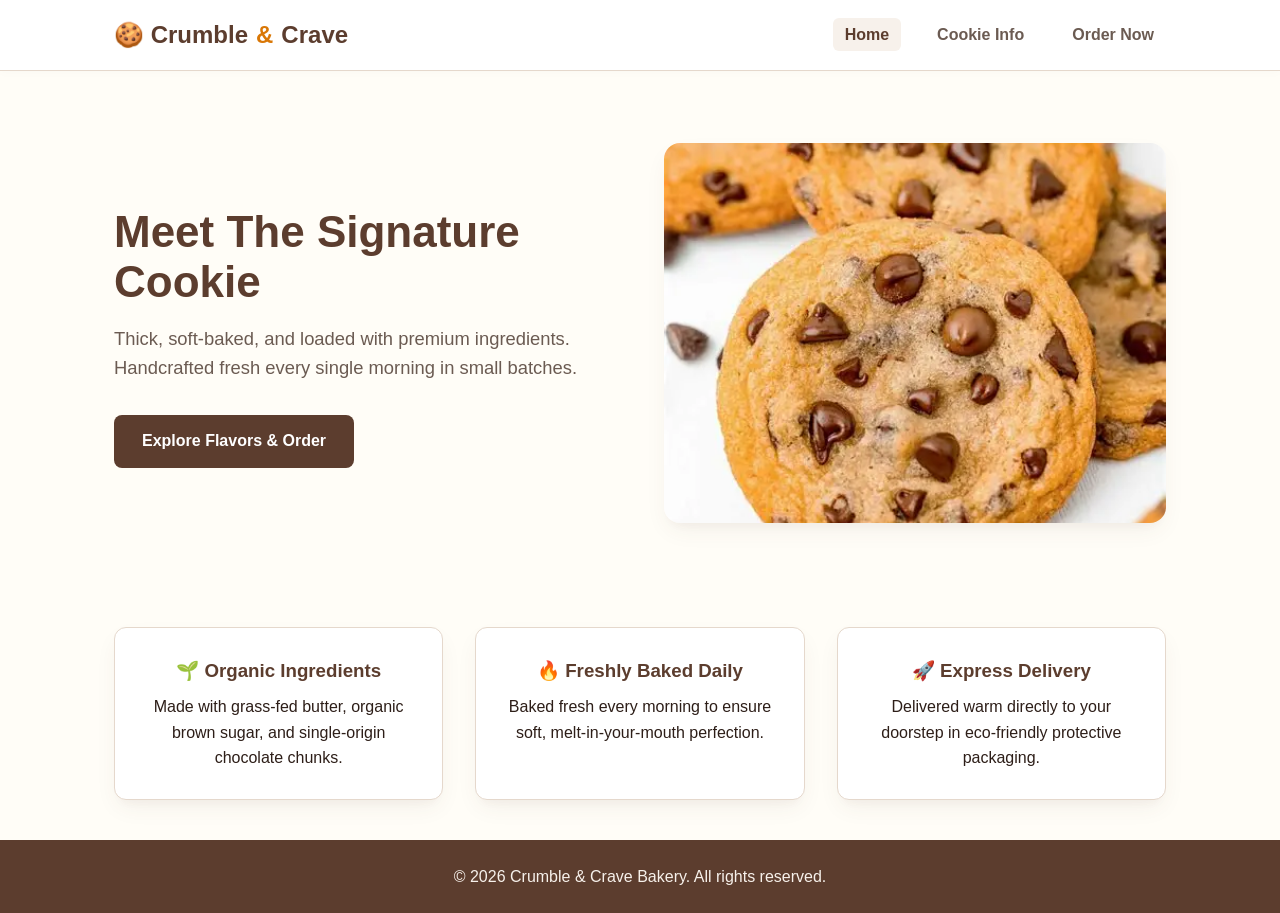
<file: index.html>
<!DOCTYPE html>
<html lang="en">
<head>
  <meta charset="UTF-8">
  <meta name="viewport" content="width=device-width, initial-scale=1.0">
  <title>Crumble & Crave | Home</title>
  <link rel="stylesheet" href="styles.css">
  <style>
    /* Global Reset & Color Palette */
    * {
      margin: 0;
      padding: 0;
      box-sizing: border-box;
      font-family: 'Segoe UI', Tahoma, Geneva, Verdana, sans-serif;
    }

    :root {
      --primary: #5c3d2e;
      --primary-hover: #432b20;
      --accent: #d97706;
      --accent-light: #fef3c7;
      --bg-light: #fffdf7;
      --bg-card: #ffffff;
      --text-main: #2d1e18;
      --text-muted: #6b5b52;
      --border: #e5d8cc;
      --shadow: 0 10px 25px -5px rgba(92, 61, 46, 0.08), 0 8px 10px -6px rgba(92, 61, 46, 0.04);
    }

    body {
      background-color: var(--bg-light);
      color: var(--text-main);
      line-height: 1.6;
      display: flex;
      flex-direction: column;
      min-height: 100vh;
    }

    /* Header & Navigation */
    header {
      background-color: #ffffff;
      border-bottom: 1px solid var(--border);
      position: sticky;
      top: 0;
      z-index: 100;
      box-shadow: 0 2px 10px rgba(0,0,0,0.02);
    }

    .nav-container {
      max-width: 1100px;
      margin: 0 auto;
      padding: 1rem 1.5rem;
      display: flex;
      justify-content: space-between;
      align-items: center;
    }

    .logo {
      font-size: 1.5rem;
      font-weight: 800;
      color: var(--primary);
      text-decoration: none;
      display: flex;
      align-items: center;
      gap: 0.5rem;
    }

    .logo span {
      color: var(--accent);
    }

    nav ul {
      display: flex;
      list-style: none;
      gap: 1.5rem;
    }

    nav a {
      text-decoration: none;
      color: var(--text-muted);
      font-weight: 600;
      padding: 0.5rem 0.75rem;
      border-radius: 6px;
      transition: all 0.2s ease;
    }

    nav a:hover, nav a.active {
      color: var(--primary);
      background-color: #f7f1eb;
    }

    /* Main Layout & Buttons */
    main {
      flex: 1;
      max-width: 1100px;
      width: 100%;
      margin: 0 auto;
      padding: 2.5rem 1.5rem;
    }

    .btn {
      display: inline-block;
      background-color: var(--primary);
      color: #ffffff;
      padding: 0.85rem 1.75rem;
      border-radius: 8px;
      text-decoration: none;
      font-weight: 700;
      border: none;
      cursor: pointer;
      transition: background-color 0.2s ease, transform 0.1s ease;
      text-align: center;
    }

    .btn:hover {
      background-color: var(--primary-hover);
      transform: translateY(-1px);
    }

    /* Hero Section */
    .hero {
      display: grid;
      grid-template-columns: 1fr 1fr;
      gap: 3rem;
      align-items: center;
      padding: 2rem 0;
    }

    .hero-content h1 {
      font-size: 2.75rem;
      color: var(--primary);
      line-height: 1.15;
      margin-bottom: 1rem;
    }

    .hero-content p {
      font-size: 1.15rem;
      color: var(--text-muted);
      margin-bottom: 2rem;
    }

    .hero-image img {
      width: 100%;
      height: 380px;
      object-fit: cover;
      border-radius: 16px;
      box-shadow: var(--shadow);
    }

    /* Features Grid */
    .features {
      display: grid;
      grid-template-columns: repeat(3, 1fr);
      gap: 2rem;
      margin-top: 4rem;
    }

    .feature-card {
      background-color: var(--bg-card);
      padding: 1.75rem;
      border-radius: 12px;
      border: 1px solid var(--border);
      box-shadow: var(--shadow);
      text-align: center;
    }

    .feature-card h3 {
      color: var(--primary);
      margin-bottom: 0.5rem;
    }

    /* Footer */
    footer {
      background-color: var(--primary);
      color: #f7f1eb;
      text-align: center;
      padding: 1.5rem;
      margin-top: auto;
    }

    @media (max-width: 768px) {
      .hero, .features {
        grid-template-columns: 1fr;
      }
    }
  </style>
</head>
<body>

  <!-- Header / Navigation -->
  <header>
    <div class="nav-container">
      <a href="index.html" class="logo">🍪 Crumble<span>&</span>Crave</a>
      <nav>
        <ul>
          <li><a href="index.html" class="active">Home</a></li>
          <li><a href="product.html">Cookie Info</a></li>
          <li><a href="order.html">Order Now</a></li>
        </ul>
      </nav>
    </div>
  </header>

  <!-- Main Content -->
  <main>
    <section class="hero">
      <div class="hero-content">
        <h1>Meet The Signature Cookie</h1>
        <p>Thick, soft-baked, and loaded with premium ingredients. Handcrafted fresh every single morning in small batches.</p>
        <a href="product.html" class="btn">Explore Flavors & Order</a>
      </div>
      <div class="hero-image">
        <img src="cookie.webp" alt="Signature Cookie">
      </div>
    </section>

    <!-- Features -->
    <section class="features">
      <div class="feature-card">
        <h3>🌱 Organic Ingredients</h3>
        <p>Made with grass-fed butter, organic brown sugar, and single-origin chocolate chunks.</p>
      </div>
      <div class="feature-card">
        <h3>🔥 Freshly Baked Daily</h3>
        <p>Baked fresh every morning to ensure soft, melt-in-your-mouth perfection.</p>
      </div>
      <div class="feature-card">
        <h3>🚀 Express Delivery</h3>
        <p>Delivered warm directly to your doorstep in eco-friendly protective packaging.</p>
      </div>
    </section>
  </main>

  <!-- Footer -->
  <footer>
    <p>&copy; 2026 Crumble & Crave Bakery. All rights reserved.</p>
  </footer>

  <script src="script.js"></script>
</body>
</html>
</file>
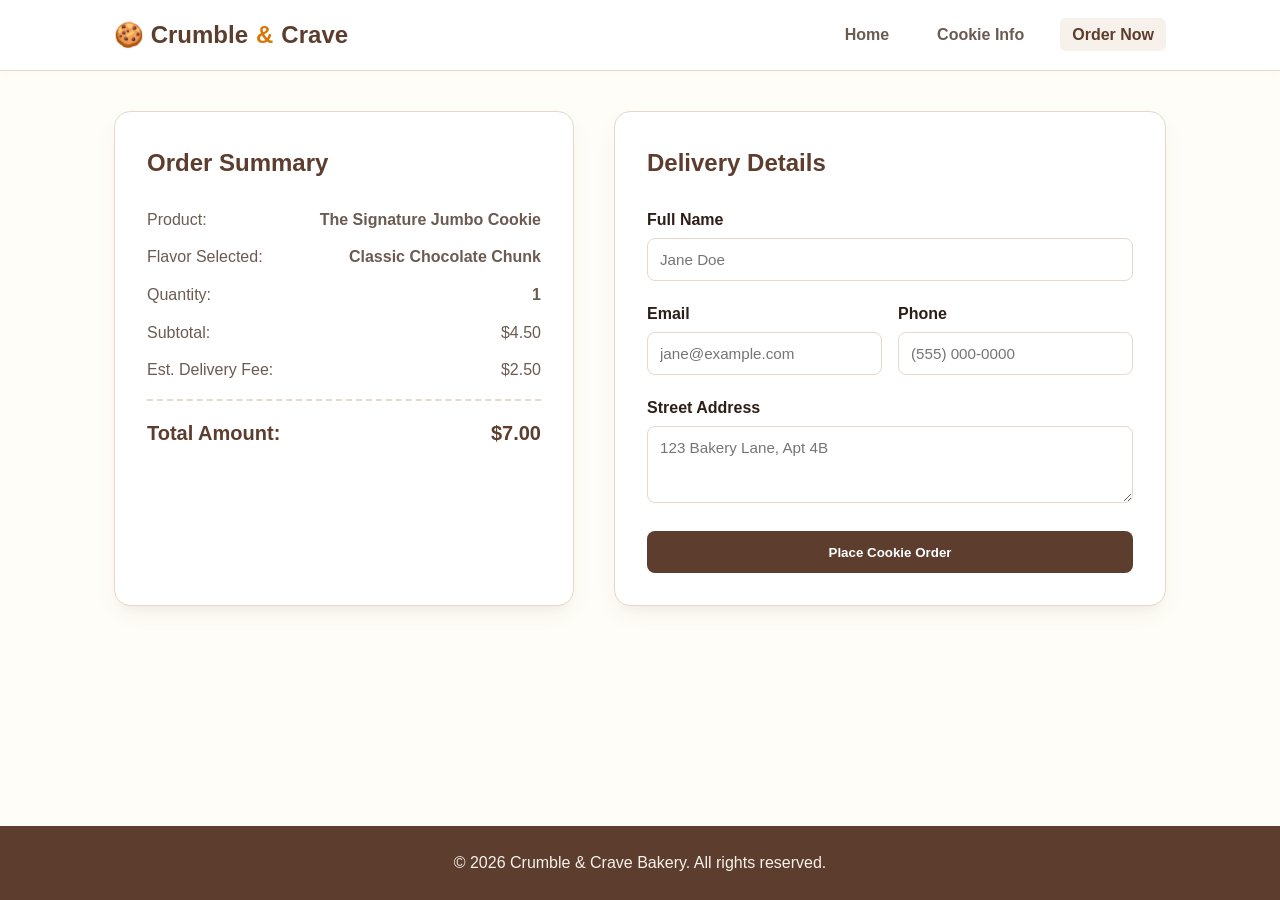
<file: order.html>
<!DOCTYPE html>
<html lang="en">
<head>
  <meta charset="UTF-8">
  <meta name="viewport" content="width=device-width, initial-scale=1.0">
  <title>Crumble & Crave | Order Checkout</title>
  <style>
    * {
      margin: 0;
      padding: 0;
      box-sizing: border-box;
      font-family: 'Segoe UI', Tahoma, Geneva, Verdana, sans-serif;
    }

    :root {
      --primary: #5c3d2e;
      --primary-hover: #432b20;
      --accent: #d97706;
      --accent-light: #fef3c7;
      --bg-light: #fffdf7;
      --bg-card: #ffffff;
      --text-main: #2d1e18;
      --text-muted: #6b5b52;
      --border: #e5d8cc;
      --shadow: 0 10px 25px -5px rgba(92, 61, 46, 0.08), 0 8px 10px -6px rgba(92, 61, 46, 0.04);
    }

    body {
      background-color: var(--bg-light);
      color: var(--text-main);
      line-height: 1.6;
      display: flex;
      flex-direction: column;
      min-height: 100vh;
    }

    header {
      background-color: #ffffff;
      border-bottom: 1px solid var(--border);
      position: sticky;
      top: 0;
      z-index: 100;
      box-shadow: 0 2px 10px rgba(0,0,0,0.02);
    }

    .nav-container {
      max-width: 1100px;
      margin: 0 auto;
      padding: 1rem 1.5rem;
      display: flex;
      justify-content: space-between;
      align-items: center;
    }

    .logo {
      font-size: 1.5rem;
      font-weight: 800;
      color: var(--primary);
      text-decoration: none;
      display: flex;
      align-items: center;
      gap: 0.5rem;
    }

    .logo span {
      color: var(--accent);
    }

    nav ul {
      display: flex;
      list-style: none;
      gap: 1.5rem;
    }

    nav a {
      text-decoration: none;
      color: var(--text-muted);
      font-weight: 600;
      padding: 0.5rem 0.75rem;
      border-radius: 6px;
      transition: all 0.2s ease;
    }

    nav a:hover, nav a.active {
      color: var(--primary);
      background-color: #f7f1eb;
    }

    main {
      flex: 1;
      max-width: 1100px;
      width: 100%;
      margin: 0 auto;
      padding: 2.5rem 1.5rem;
    }

    .btn {
      display: inline-block;
      background-color: var(--primary);
      color: #ffffff;
      padding: 0.85rem 1.75rem;
      border-radius: 8px;
      text-decoration: none;
      font-weight: 700;
      border: none;
      cursor: pointer;
      transition: background-color 0.2s ease;
      text-align: center;
    }

    .btn:hover {
      background-color: var(--primary-hover);
    }

    .order-grid {
      display: grid;
      grid-template-columns: 1fr 1.2fr;
      gap: 2.5rem;
    }

    .card {
      background: var(--bg-card);
      padding: 2rem;
      border-radius: 16px;
      border: 1px solid var(--border);
      box-shadow: var(--shadow);
    }

    .summary-row {
      display: flex;
      justify-content: space-between;
      margin-bottom: 0.75rem;
      color: var(--text-muted);
    }

    .summary-row.total {
      border-top: 2px dashed var(--border);
      padding-top: 1rem;
      margin-top: 1rem;
      font-weight: 800;
      font-size: 1.25rem;
      color: var(--primary);
    }

    .form-group {
      margin-bottom: 1.25rem;
    }

    .form-group label {
      display: block;
      font-weight: 600;
      margin-bottom: 0.35rem;
      color: var(--text-main);
    }

    .form-group input, .form-group textarea {
      width: 100%;
      padding: 0.75rem;
      border: 1px solid var(--border);
      border-radius: 8px;
      font-size: 0.95rem;
    }

    .form-row {
      display: grid;
      grid-template-columns: 1fr 1fr;
      gap: 1rem;
    }

    footer {
      background-color: var(--primary);
      color: #f7f1eb;
      text-align: center;
      padding: 1.5rem;
      margin-top: auto;
    }

    @media (max-width: 768px) {
      .order-grid { grid-template-columns: 1fr; }
      .form-row { grid-template-columns: 1fr; }
    }
  </style>
</head>
<body>

  <header>
    <div class="nav-container">
      <a href="index.html" class="logo">🍪 Crumble<span>&</span>Crave</a>
      <nav>
        <ul>
          <li><a href="index.html">Home</a></li>
          <li><a href="product.html">Cookie Info</a></li>
          <li><a href="order.html" class="active">Order Now</a></li>
        </ul>
      </nav>
    </div>
  </header>

  <main>
    <div class="order-grid">
      <div class="card">
        <h2 style="color: var(--primary); margin-bottom: 1.5rem;">Order Summary</h2>
        <div class="summary-row">
          <span>Product:</span>
          <strong>The Signature Jumbo Cookie</strong>
        </div>
        <div class="summary-row">
          <span>Flavor Selected:</span>
          <strong id="summary-flavor">Classic Chocolate Chunk</strong>
        </div>
        <div class="summary-row">
          <span>Quantity:</span>
          <strong id="summary-qty">1</strong>
        </div>
        <div class="summary-row">
          <span>Subtotal:</span>
          <span id="summary-subtotal">$4.50</span>
        </div>
        <div class="summary-row">
          <span>Est. Delivery Fee:</span>
          <span>$2.50</span>
        </div>
        <div class="summary-row total">
          <span>Total Amount:</span>
          <span id="summary-total">$7.00</span>
        </div>
      </div>

      <div class="card">
        <h2 style="color: var(--primary); margin-bottom: 1.5rem;">Delivery Details</h2>
        <form id="checkout-form">
          <div class="form-group">
            <label for="fullName">Full Name</label>
            <input type="text" id="fullName" required placeholder="Jane Doe">
          </div>
          <div class="form-row">
            <div class="form-group">
              <label for="email">Email</label>
              <input type="email" id="email" required placeholder="jane@example.com">
            </div>
            <div class="form-group">
              <label for="phone">Phone</label>
              <input type="tel" id="phone" required placeholder="(555) 000-0000">
            </div>
          </div>
          <div class="form-group">
            <label for="address">Street Address</label>
            <textarea id="address" rows="3" required placeholder="123 Bakery Lane, Apt 4B"></textarea>
          </div>
          <button type="submit" class="btn" style="width: 100%;">Place Cookie Order</button>
        </form>
      </div>
    </div>
  </main>

  <footer>
    <p>&copy; 2026 Crumble & Crave Bakery. All rights reserved.</p>
  </footer>

  <script src="script.js"></script>
</body>
</html>
</file>
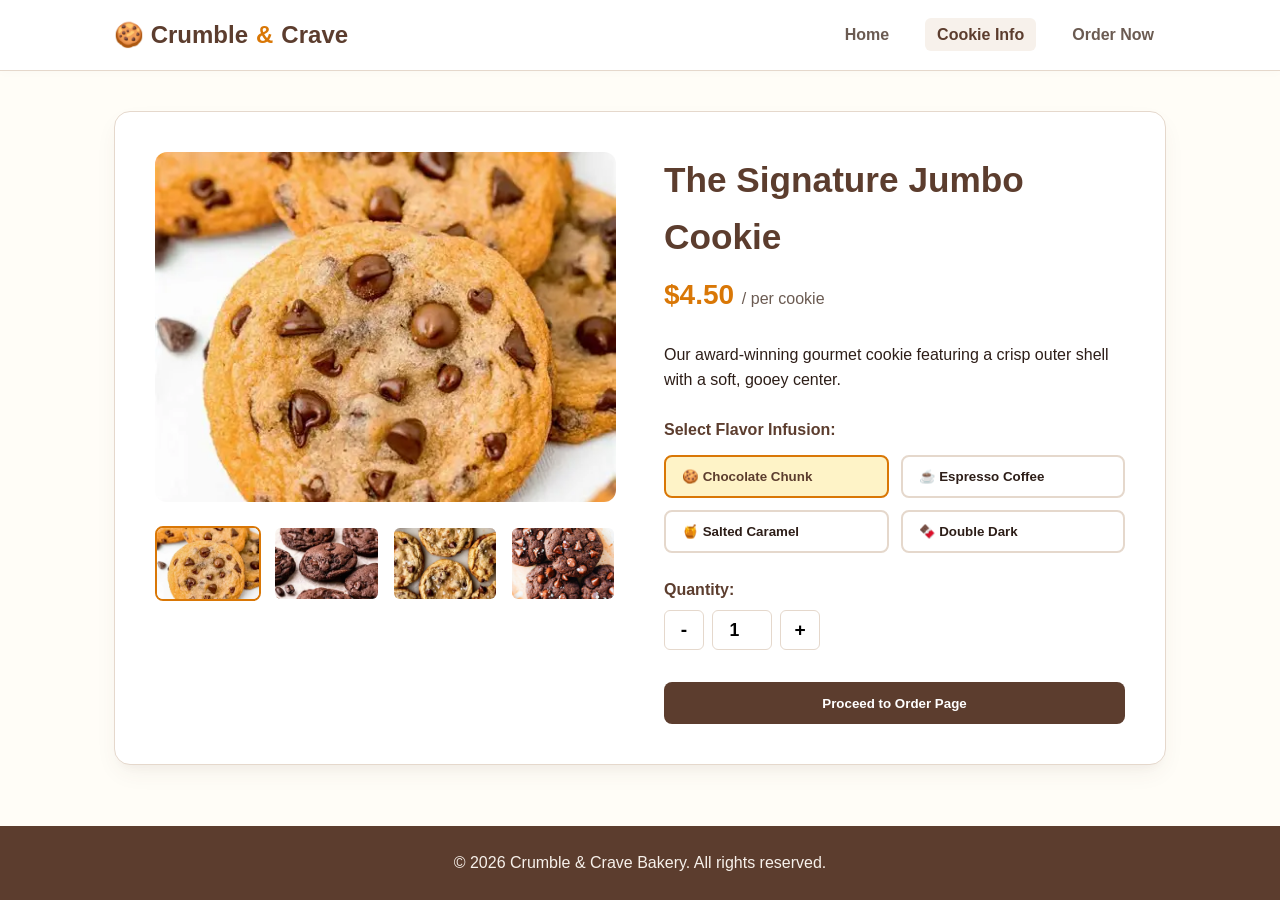
<file: product.html>
<!DOCTYPE html>
<html lang="en">
<head>
  <meta charset="UTF-8">
  <meta name="viewport" content="width=device-width, initial-scale=1.0">
  <title>Crumble & Crave | Product Details</title>
  <link rel="stylesheet" href="styles.css">
  <style>
    * {
      margin: 0;
      padding: 0;
      box-sizing: border-box;
      font-family: 'Segoe UI', Tahoma, Geneva, Verdana, sans-serif;
    }

    :root {
      --primary: #5c3d2e;
      --primary-hover: #432b20;
      --accent: #d97706;
      --accent-light: #fef3c7;
      --bg-light: #fffdf7;
      --bg-card: #ffffff;
      --text-main: #2d1e18;
      --text-muted: #6b5b52;
      --border: #e5d8cc;
      --shadow: 0 10px 25px -5px rgba(92, 61, 46, 0.08), 0 8px 10px -6px rgba(92, 61, 46, 0.04);
    }

    body {
      background-color: var(--bg-light);
      color: var(--text-main);
      line-height: 1.6;
      display: flex;
      flex-direction: column;
      min-height: 100vh;
    }

    header {
      background-color: #ffffff;
      border-bottom: 1px solid var(--border);
      position: sticky;
      top: 0;
      z-index: 100;
      box-shadow: 0 2px 10px rgba(0,0,0,0.02);
    }

    .nav-container {
      max-width: 1100px;
      margin: 0 auto;
      padding: 1rem 1.5rem;
      display: flex;
      justify-content: space-between;
      align-items: center;
    }

    .logo {
      font-size: 1.5rem;
      font-weight: 800;
      color: var(--primary);
      text-decoration: none;
      display: flex;
      align-items: center;
      gap: 0.5rem;
    }

    .logo span {
      color: var(--accent);
    }

    nav ul {
      display: flex;
      list-style: none;
      gap: 1.5rem;
    }

    nav a {
      text-decoration: none;
      color: var(--text-muted);
      font-weight: 600;
      padding: 0.5rem 0.75rem;
      border-radius: 6px;
      transition: all 0.2s ease;
    }

    nav a:hover, nav a.active {
      color: var(--primary);
      background-color: #f7f1eb;
    }

    main {
      flex: 1;
      max-width: 1100px;
      width: 100%;
      margin: 0 auto;
      padding: 2.5rem 1.5rem;
    }

    .btn {
      display: inline-block;
      background-color: var(--primary);
      color: #ffffff;
      padding: 0.85rem 1.75rem;
      border-radius: 8px;
      text-decoration: none;
      font-weight: 700;
      border: none;
      cursor: pointer;
      transition: background-color 0.2s ease;
      text-align: center;
    }

    .btn:hover {
      background-color: var(--primary-hover);
    }

    .product-detail-grid {
      display: grid;
      grid-template-columns: 1fr 1fr;
      gap: 3rem;
      background-color: var(--bg-card);
      padding: 2.5rem;
      border-radius: 16px;
      border: 1px solid var(--border);
      box-shadow: var(--shadow);
    }

    .product-gallery-main {
      width: 100%;
      height: 350px;
      border-radius: 12px;
      object-fit: cover;
      margin-bottom: 1rem;
    }

    .flavor-thumbs {
      display: grid;
      grid-template-columns: repeat(4, 1fr);
      gap: 0.75rem;
    }

    .flavor-thumb {
      width: 100%;
      height: 75px;
      object-fit: cover;
      border-radius: 8px;
      cursor: pointer;
      border: 2px solid transparent;
      transition: border-color 0.2s ease;
    }

    .flavor-thumb.active {
      border-color: var(--accent);
    }

    .product-info-panel h2 {
      font-size: 2.2rem;
      color: var(--primary);
    }

    .price-tag {
      font-size: 1.75rem;
      font-weight: 800;
      color: var(--accent);
      margin: 0.5rem 0 1.5rem 0;
    }

    .flavor-options {
      margin: 1.5rem 0;
    }

    .flavor-options label {
      font-weight: 700;
      display: block;
      margin-bottom: 0.75rem;
      color: var(--primary);
    }

    .flavor-buttons {
      display: grid;
      grid-template-columns: repeat(2, 1fr);
      gap: 0.75rem;
    }

    .flavor-btn {
      padding: 0.75rem 1rem;
      border: 2px solid var(--border);
      border-radius: 8px;
      background: #ffffff;
      cursor: pointer;
      font-weight: 600;
      color: var(--text-main);
      transition: all 0.2s ease;
      text-align: left;
    }

    .flavor-btn:hover {
      border-color: var(--primary);
    }

    .flavor-btn.active {
      border-color: var(--accent);
      background-color: var(--accent-light);
      color: var(--primary);
    }

    .quantity-control {
      margin: 1.5rem 0 2rem 0;
    }

    .quantity-control label {
      font-weight: 700;
      display: block;
      margin-bottom: 0.5rem;
      color: var(--primary);
    }

    .qty-picker {
      display: flex;
      align-items: center;
      gap: 0.5rem;
    }

    .qty-btn {
      width: 40px;
      height: 40px;
      border: 1px solid var(--border);
      background: #ffffff;
      border-radius: 6px;
      font-size: 1.2rem;
      font-weight: bold;
      cursor: pointer;
    }

    .qty-input {
      width: 60px;
      height: 40px;
      text-align: center;
      font-size: 1.1rem;
      font-weight: 700;
      border: 1px solid var(--border);
      border-radius: 6px;
    }

    footer {
      background-color: var(--primary);
      color: #f7f1eb;
      text-align: center;
      padding: 1.5rem;
      margin-top: auto;
    }

    @media (max-width: 768px) {
      .product-detail-grid { grid-template-columns: 1fr; }
      .flavor-buttons { grid-template-columns: 1fr; }
    }
  </style>
</head>
<body>

  <header>
    <div class="nav-container">
      <a href="index.html" class="logo">🍪 Crumble<span>&</span>Crave</a>
      <nav>
        <ul>
          <li><a href="index.html">Home</a></li>
          <li><a href="product.html" class="active">Cookie Info</a></li>
          <li><a href="order.html">Order Now</a></li>
        </ul>
      </nav>
    </div>
  </header>

  <main>
    <section class="product-detail-grid">
      <div class="product-gallery">
        <img id="main-product-img" class="product-gallery-main" src="cookie.webp" alt="Signature Cookie">
        <div class="flavor-thumbs">
          <img class="flavor-thumb active" data-flavor="chocolate" src="cookie.webp" alt="Chocolate Chunk">
          <img class="flavor-thumb" data-flavor="coffee" src="coffee-cookie.webp" alt="Espresso Coffee">
          <img class="flavor-thumb" data-flavor="caramel" src="salted-caramel.webp" alt="Salted Caramel">
          <img class="flavor-thumb" data-flavor="dark" src="dark-cookie.webp" alt="Double Dark">
        </div>
      </div>

      <div class="product-info-panel">
        <h2>The Signature Jumbo Cookie</h2>
        <div class="price-tag">$<span id="unit-price">4.50</span> <small style="font-size: 1rem; font-weight: normal; color: var(--text-muted);">/ per cookie</small></div>
        <p>Our award-winning gourmet cookie featuring a crisp outer shell with a soft, gooey center.</p>

        <div class="flavor-options">
          <label>Select Flavor Infusion:</label>
          <div class="flavor-buttons">
            <button type="button" class="flavor-btn active" data-flavor="chocolate">🍪 Chocolate Chunk</button>
            <button type="button" class="flavor-btn" data-flavor="coffee">☕ Espresso Coffee</button>
            <button type="button" class="flavor-btn" data-flavor="caramel">🍯 Salted Caramel</button>
            <button type="button" class="flavor-btn" data-flavor="dark">🍫 Double Dark</button>
          </div>
        </div>

        <div class="quantity-control">
          <label for="qty">Quantity:</label>
          <div class="qty-picker">
            <button type="button" class="qty-btn" id="btn-minus">-</button>
            <input type="number" id="qty" class="qty-input" value="1" min="1" max="50" readonly>
            <button type="button" class="qty-btn" id="btn-plus">+</button>
          </div>
        </div>

        <button type="button" class="btn" id="add-to-cart-btn" style="width: 100%;">Proceed to Order Page</button>
      </div>
    </section>
  </main>

  <footer>
    <p>&copy; 2026 Crumble & Crave Bakery. All rights reserved.</p>
  </footer>

  <script src="script.js"></script>
</body>
</html>
</file>
<file: styles.css>
* {
  margin: 0;
  padding: 0;
  box-sizing: border-box;
  font-family: 'Segoe UI', Tahoma, Geneva, Verdana, sans-serif;
}

:root {
  --primary: #5c3d2e;
  --primary-hover: #432b20;
  --accent: #d97706;
  --accent-light: #fef3c7;
  --bg-light: #fffdf7;
  --bg-card: #ffffff;
  --text-main: #2d1e18;
  --text-muted: #6b5b52;
  --border: #e5d8cc;
  --shadow: 0 10px 25px -5px rgba(92, 61, 46, 0.08), 0 8px 10px -6px rgba(92, 61, 46, 0.04);
}

body {
  background-color: var(--bg-light);
  color: var(--text-main);
  line-height: 1.6;
  display: flex;
  flex-direction: column;
  min-height: 100vh;
}

header {
  background-color: #ffffff;
  border-bottom: 1px solid var(--border);
  position: sticky;
  top: 0;
  z-index: 100;
  box-shadow: 0 2px 10px rgba(0,0,0,0.02);
}

.nav-container {
  max-width: 1100px;
  margin: 0 auto;
  padding: 1rem 1.5rem;
  display: flex;
  justify-content: space-between;
  align-items: center;
}

.logo {
  font-size: 1.5rem;
  font-weight: 800;
  color: var(--primary);
  text-decoration: none;
  display: flex;
  align-items: center;
  gap: 0.5rem;
}

.logo span {
  color: var(--accent);
}

nav ul {
  display: flex;
  list-style: none;
  gap: 1.5rem;
}

nav a {
  text-decoration: none;
  color: var(--text-muted);
  font-weight: 600;
  padding: 0.5rem 0.75rem;
  border-radius: 6px;
  transition: all 0.2s ease;
}

nav a:hover, nav a.active {
  color: var(--primary);
  background-color: #f7f1eb;
}

main {
  flex: 1;
  max-width: 1100px;
  width: 100%;
  margin: 0 auto;
  padding: 2.5rem 1.5rem;
}

.btn {
  display: inline-block;
  background-color: var(--primary);
  color: #ffffff;
  padding: 0.85rem 1.75rem;
  border-radius: 8px;
  text-decoration: none;
  font-weight: 700;
  border: none;
  cursor: pointer;
  transition: background-color 0.2s ease;
  text-align: center;
}

.btn:hover {
  background-color: var(--primary-hover);
}

.hero {
  display: grid;
  grid-template-columns: 1fr 1fr;
  gap: 3rem;
  align-items: center;
  padding: 2rem 0;
}

.hero-content h1 {
  font-size: 2.75rem;
  color: var(--primary);
  line-height: 1.15;
  margin-bottom: 1rem;
}

.hero-content p {
  font-size: 1.15rem;
  color: var(--text-muted);
  margin-bottom: 2rem;
}

.hero-image img {
  width: 100%;
  height: 380px;
  object-fit: cover;
  border-radius: 16px;
  box-shadow: var(--shadow);
}

.features {
  display: grid;
  grid-template-columns: repeat(3, 1fr);
  gap: 2rem;
  margin-top: 4rem;
}

.feature-card {
  background-color: var(--bg-card);
  padding: 1.75rem;
  border-radius: 12px;
  border: 1px solid var(--border);
  box-shadow: var(--shadow);
  text-align: center;
}

.feature-card h3 {
  color: var(--primary);
  margin-bottom: 0.5rem;
}

.product-detail-grid {
  display: grid;
  grid-template-columns: 1fr 1fr;
  gap: 3rem;
  background-color: var(--bg-card);
  padding: 2.5rem;
  border-radius: 16px;
  border: 1px solid var(--border);
  box-shadow: var(--shadow);
}

.product-gallery-main {
  width: 100%;
  height: 350px;
  border-radius: 12px;
  object-fit: cover;
  margin-bottom: 1rem;
}

.flavor-thumbs {
  display: grid;
  grid-template-columns: repeat(4, 1fr);
  gap: 0.75rem;
}

.flavor-thumb {
  width: 100%;
  height: 75px;
  object-fit: cover;
  border-radius: 8px;
  cursor: pointer;
  border: 2px solid transparent;
  transition: border-color 0.2s ease;
}

.flavor-thumb.active {
  border-color: var(--accent);
}

.product-info-panel h2 {
  font-size: 2.2rem;
  color: var(--primary);
}

.price-tag {
  font-size: 1.75rem;
  font-weight: 800;
  color: var(--accent);
  margin: 0.5rem 0 1.5rem 0;
}

.flavor-options {
  margin: 1.5rem 0;
}

.flavor-options label {
  font-weight: 700;
  display: block;
  margin-bottom: 0.75rem;
  color: var(--primary);
}

.flavor-buttons {
  display: grid;
  grid-template-columns: repeat(2, 1fr);
  gap: 0.75rem;
}

.flavor-btn {
  padding: 0.75rem 1rem;
  border: 2px solid var(--border);
  border-radius: 8px;
  background: #ffffff;
  cursor: pointer;
  font-weight: 600;
  color: var(--text-main);
  transition: all 0.2s ease;
  text-align: left;
}

.flavor-btn:hover {
  border-color: var(--primary);
}

.flavor-btn.active {
  border-color: var(--accent);
  background-color: var(--accent-light);
  color: var(--primary);
}

.quantity-control {
  margin: 1.5rem 0 2rem 0;
}

.quantity-control label {
  font-weight: 700;
  display: block;
  margin-bottom: 0.5rem;
  color: var(--primary);
}

.qty-picker {
  display: flex;
  align-items: center;
  gap: 0.5rem;
}

.qty-btn {
  width: 40px;
  height: 40px;
  border: 1px solid var(--border);
  background: #ffffff;
  border-radius: 6px;
  font-size: 1.2rem;
  font-weight: bold;
  cursor: pointer;
}

.qty-input {
  width: 60px;
  height: 40px;
  text-align: center;
  font-size: 1.1rem;
  font-weight: 700;
  border: 1px solid var(--border);
  border-radius: 6px;
}

.order-grid {
  display: grid;
  grid-template-columns: 1fr 1.2fr;
  gap: 2.5rem;
}

.card {
  background: var(--bg-card);
  padding: 2rem;
  border-radius: 16px;
  border: 1px solid var(--border);
  box-shadow: var(--shadow);
}

.summary-row {
  display: flex;
  justify-content: space-between;
  margin-bottom: 0.75rem;
  color: var(--text-muted);
}

.summary-row.total {
  border-top: 2px dashed var(--border);
  padding-top: 1rem;
  margin-top: 1rem;
  font-weight: 800;
  font-size: 1.25rem;
  color: var(--primary);
}

.form-group {
  margin-bottom: 1.25rem;
}

.form-group label {
  display: block;
  font-weight: 600;
  margin-bottom: 0.35rem;
  color: var(--text-main);
}

.form-group input, .form-group textarea {
  width: 100%;
  padding: 0.75rem;
  border: 1px solid var(--border);
  border-radius: 8px;
  font-size: 0.95rem;
}

.form-row {
  display: grid;
  grid-template-columns: 1fr 1fr;
  gap: 1rem;
}

footer {
  background-color: var(--primary);
  color: #f7f1eb;
  text-align: center;
  padding: 1.5rem;
  margin-top: auto;
}

@media (max-width: 768px) {
  .hero, .features, .product-detail-grid, .order-grid {
    grid-template-columns: 1fr;
  }
  .flavor-buttons, .form-row {
    grid-template-columns: 1fr;
  }
}
</file>
